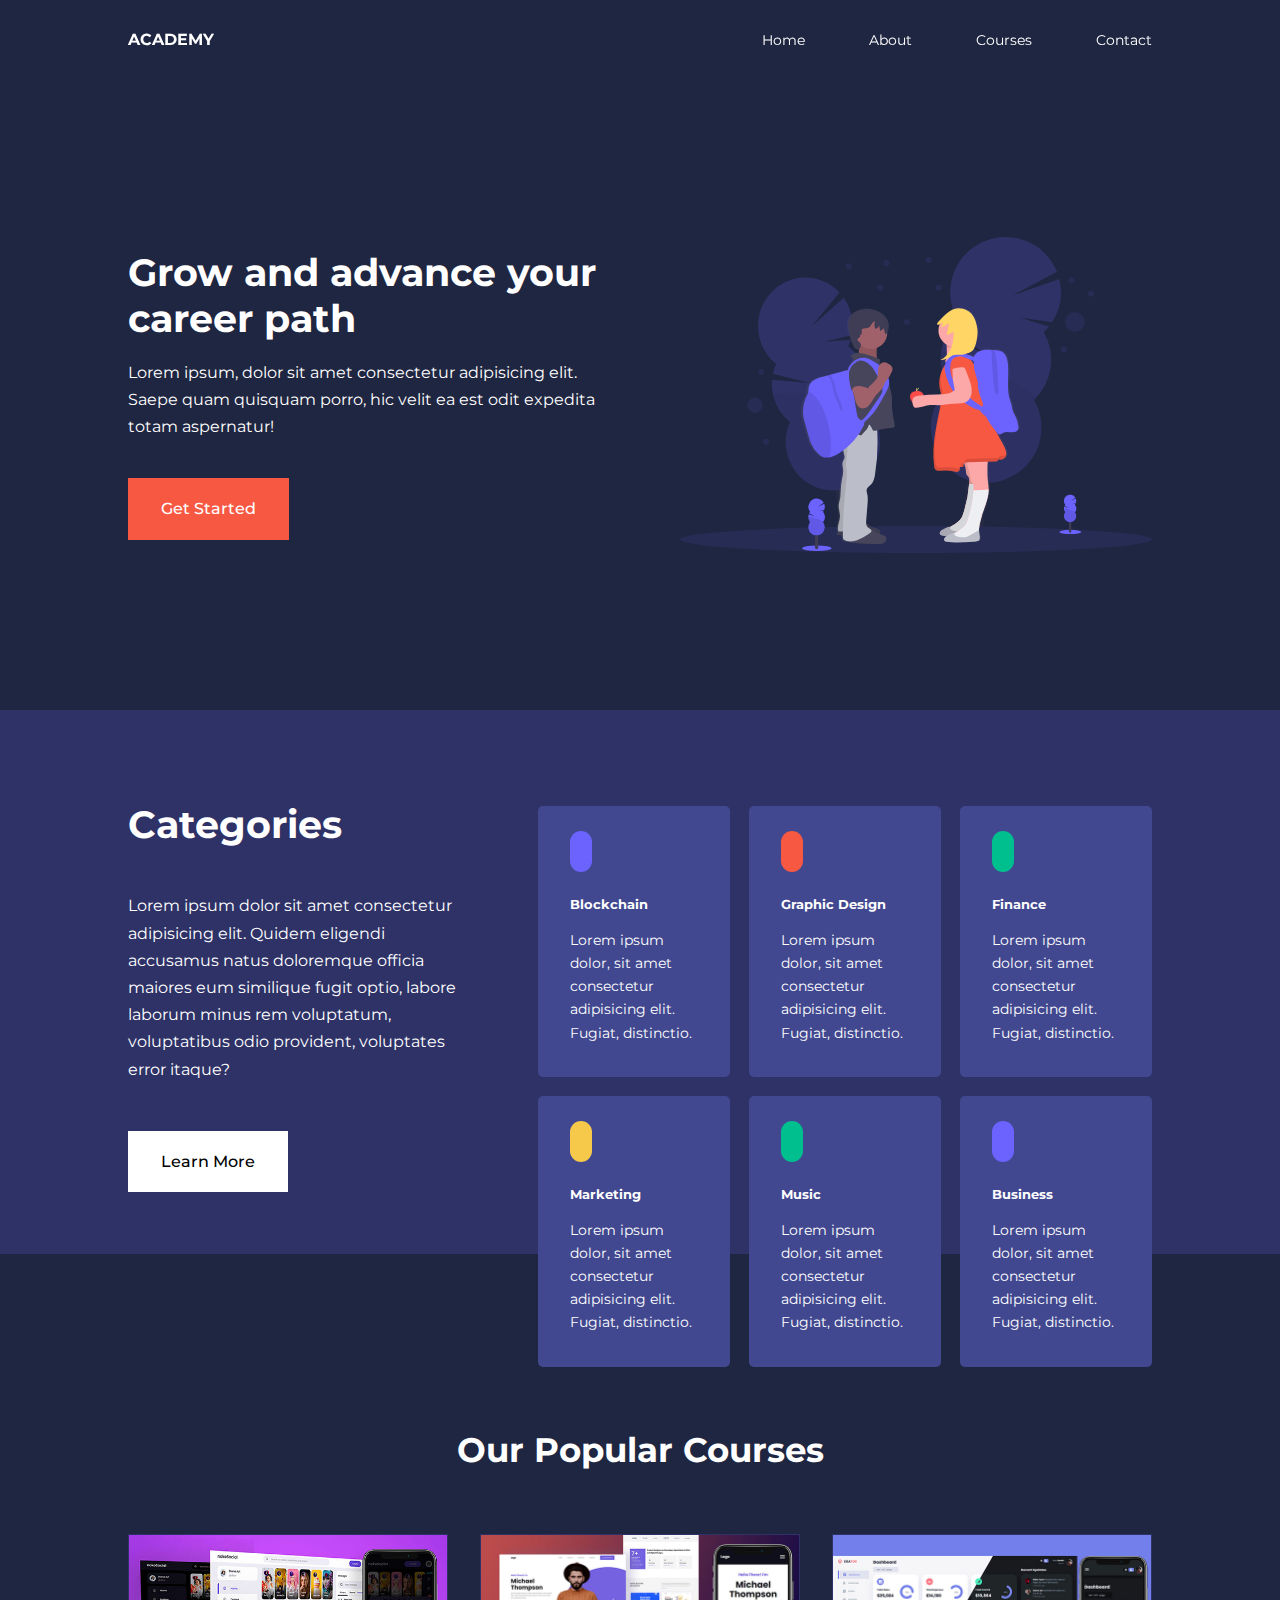
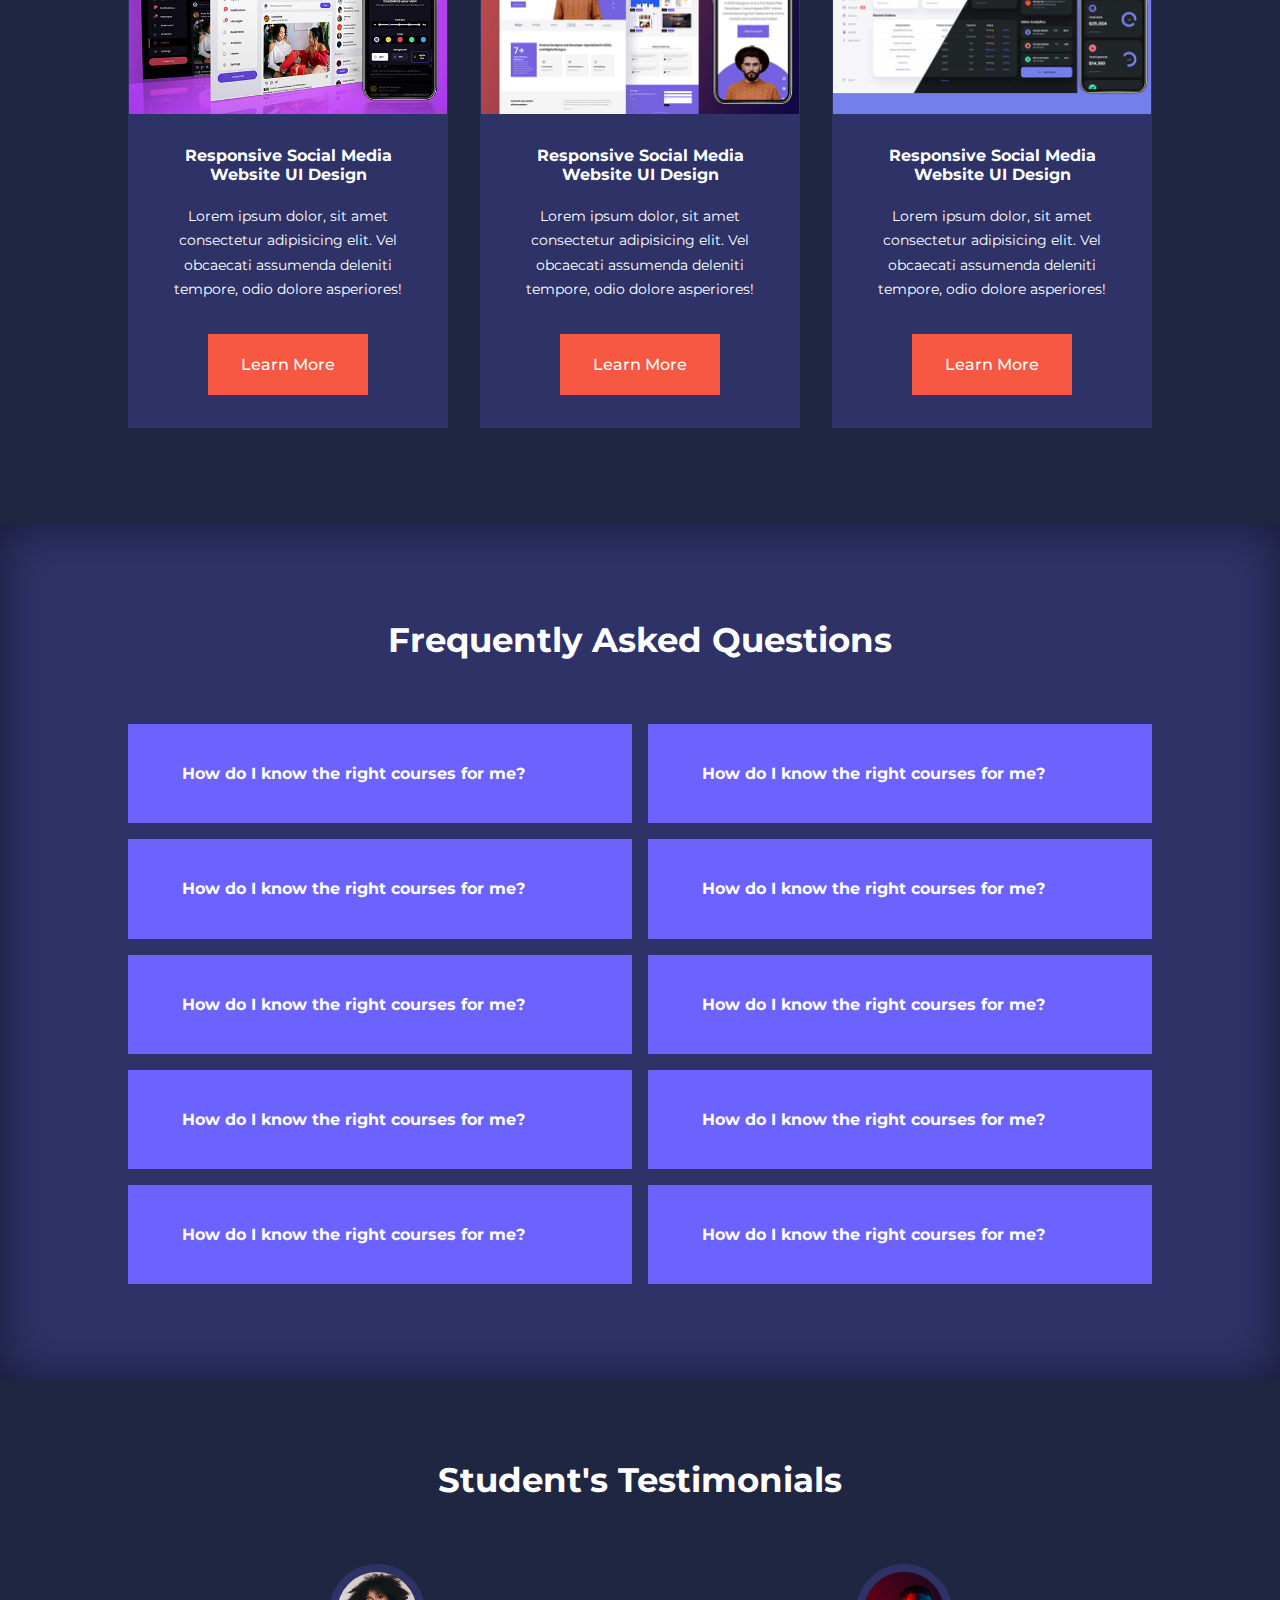
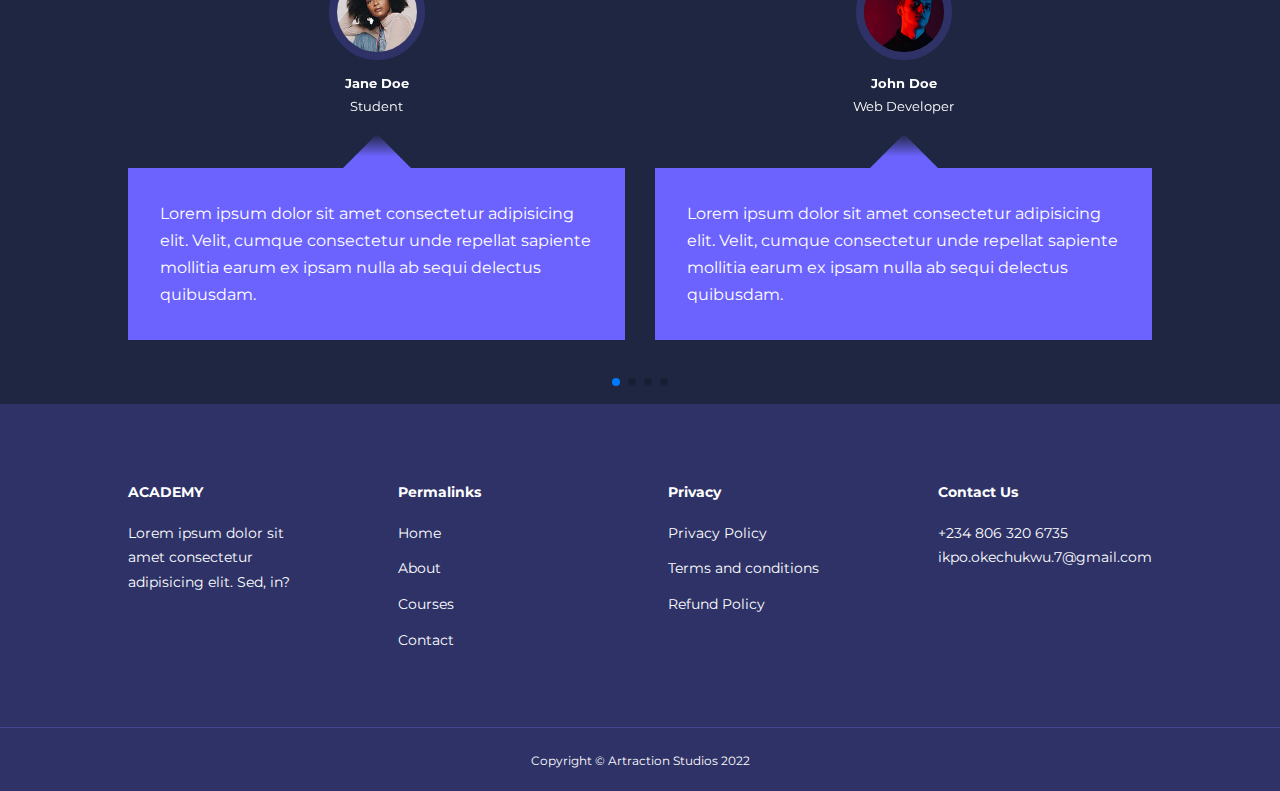
<file: index.html>
<!DOCTYPE html>
<html lang="en">

<head>
    <meta charset="UTF-8">
    <meta name="viewport" content="width=device-width, initial-scale=1.0">
    <link rel="stylesheet" href="./css/style.css">
    <link rel="stylesheet" href="https://cdnjs.cloudflare.com/ajax/libs/font-awesome/6.1.1/css/all.min.css" integrity="sha512-KfkfwYDsLkIlwQp6LFnl8zNdLGxu9YAA1QvwINks4PhcElQSvqcyVLLD9aMhXd13uQjoXtEKNosOWaZqXgel0g==" crossorigin="anonymous" referrerpolicy="no-referrer"
    />
    <link rel="stylesheet" href="https://unpkg.com/swiper@8/swiper-bundle.min.css" />

    <title>Educational Site</title>
</head>

<body>

    <!-- BEGINING OF NAVBAR -->
    <nav>
        <div class="container nav_container">
            <a href="index.html">
                <h4>ACADEMY</h4>
            </a>
            <ul class="nav__menu">
                <li class="active"><a href="index.html">Home</a></li>
                <li><a href="about.html">About</a></li>
                <li><a href="courses.html">Courses</a></li>
                <li><a href="contact.html">Contact</a></li>
            </ul>
            <button id="open-menu-btn"><i class="fa fa-bars" aria-hidden="true"></i></button>
            <button id="close-menu-btn"><i class="fa fa-times" aria-hidden="true"></i></button>
        </div>
    </nav>

    <!-- END OF NAVBAR -->

    <!-- BEGINING OF HEADER -->
    <header>
        <div class="container header__container">
            <div class="header__left">
                <h1>Grow and advance your career path</h1>
                <p>Lorem ipsum, dolor sit amet consectetur adipisicing elit. Saepe quam quisquam porro, hic velit ea est odit expedita totam aspernatur!</p>
                <a href="courses.html" class="btn btn-primary">Get Started</a>
            </div>

            <div class="header__right">
                <div class="header__right-image">
                    <img src="./images/header.svg">
                </div>

            </div>
        </div>
    </header>

    <!-- END OF HEADER -->

    <!-- BEGINING OF CATEGORIES SECTION -->

    <section class="categories">
        <div class="container categories__container">
            <div class="categories__left">
                <h1>Categories</h1>
                <p>Lorem ipsum dolor sit amet consectetur adipisicing elit. Quidem eligendi accusamus natus doloremque officia maiores eum similique fugit optio, labore laborum minus rem voluptatum, voluptatibus odio provident, voluptates error itaque?</p>
                <a href="about.html" class="btn">Learn More</a>
            </div>
            <div class="categories__right">
                <article class="category">
                    <span class="category__icon"><i class="fa-brands fa-btc"></i></span>
                    <h5>Blockchain</h5>
                    <p>Lorem ipsum dolor, sit amet consectetur adipisicing elit. Fugiat, distinctio.</p>
                </article>
                <article class="category">
                    <span class="category__icon"><i class="fa-solid fa-palette"></i></span>
                    <h5>Graphic Design</h5>
                    <p>Lorem ipsum dolor, sit amet consectetur adipisicing elit. Fugiat, distinctio.</p>
                </article>
                <article class="category">
                    <span class="category__icon"><i class="fas fa-dollar-sign"></i></span>
                    <h5>Finance</h5>
                    <p>Lorem ipsum dolor, sit amet consectetur adipisicing elit. Fugiat, distinctio.</p>
                </article>
                <article class="category">
                    <span class="category__icon"><i class="fa-solid fa-bullhorn"></i></span>
                    <h5>Marketing</h5>
                    <p>Lorem ipsum dolor, sit amet consectetur adipisicing elit. Fugiat, distinctio.</p>
                </article>
                <article class="category">
                    <span class="category__icon"><i class="fa-solid fa-music"></i></span>
                    <h5>Music</h5>
                    <p>Lorem ipsum dolor, sit amet consectetur adipisicing elit. Fugiat, distinctio.</p>
                </article>
                <article class="category">
                    <span class="category__icon"><i class="fa-solid fa-puzzle-piece"></i></span>
                    <h5>Business</h5>
                    <p>Lorem ipsum dolor, sit amet consectetur adipisicing elit. Fugiat, distinctio.</p>
                </article>

            </div>
        </div>
    </section>

    <!-- END OF CATEGORIES SECTION -->

    <!-- BEGINING OF COURSES SECTION -->
    <section class="courses">
        <h2>Our Popular Courses</h2>
        <div class="container courses__container">
            <article class="course">
                <div class="course__image">
                    <img src="./images/course1.jpg">
                </div>
                <div class="course__info">
                    <h4>Responsive Social Media Website UI Design</h4>
                    <p>Lorem ipsum dolor, sit amet consectetur adipisicing elit. Vel obcaecati assumenda deleniti tempore, odio dolore asperiores!
                    </p>
                    <a href="courses.html" class="btn btn-primary">Learn More</a>
                </div>
            </article>
            <article class="course">
                <div class="course__image">
                    <img src="./images/course2.jpg">
                </div>
                <div class="course__info">
                    <h4>Responsive Social Media Website UI Design</h4>
                    <p>Lorem ipsum dolor, sit amet consectetur adipisicing elit. Vel obcaecati assumenda deleniti tempore, odio dolore asperiores!
                    </p>
                    <a href="courses.html" class="btn btn-primary">Learn More</a>
                </div>
            </article>
            <article class="course">
                <div class="course__image">
                    <img src="./images/course3.jpg">
                </div>
                <div class="course__info">
                    <h4>Responsive Social Media Website UI Design</h4>
                    <p>Lorem ipsum dolor, sit amet consectetur adipisicing elit. Vel obcaecati assumenda deleniti tempore, odio dolore asperiores!
                    </p>
                    <a href="courses.html" class="btn btn-primary">Learn More</a>
                </div>
            </article>
        </div>
    </section>

    <!-- END OF COURSES SECTION -->

    <!-- BEGINING OF FAQ SECTION -->

    <section class="faqs">
        <h2>Frequently Asked Questions</h2>
        <div class="container faqs__container">
            <article class="faq">
                <div class="faq__icon"><i class="fa fa-plus" aria-hidden="true"></i></div>
                <div class="question__answer">
                    <h4>How do I know the right courses for me?</h4>
                    <p>Lorem ipsum dolor sit amet consectetur adipisicing elit. Officia inventore quo aliquid porro nemo! Voluptatum vitae corrupti totam vel dolorum facere, adipisci quibusdam molestias fugiat quod velit nisi id atque.</p>
                </div>
            </article>
            <article class="faq">
                <div class="faq__icon"><i class="fa fa-plus" aria-hidden="true"></i></div>
                <div class="question__answer">
                    <h4>How do I know the right courses for me?</h4>
                    <p>Lorem ipsum dolor sit amet consectetur adipisicing elit. Officia inventore quo aliquid porro nemo! Voluptatum vitae corrupti totam vel dolorum facere, adipisci quibusdam molestias fugiat quod velit nisi id atque.</p>
                </div>
            </article>
            <article class="faq">
                <div class="faq__icon"><i class="fa fa-plus" aria-hidden="true"></i></div>
                <div class="question__answer">
                    <h4>How do I know the right courses for me?</h4>
                    <p>Lorem ipsum dolor sit amet consectetur adipisicing elit. Officia inventore quo aliquid porro nemo! Voluptatum vitae corrupti totam vel dolorum facere, adipisci quibusdam molestias fugiat quod velit nisi id atque.</p>
                </div>
            </article>
            <article class="faq">
                <div class="faq__icon"><i class="fa fa-plus" aria-hidden="true"></i></div>
                <div class="question__answer">
                    <h4>How do I know the right courses for me?</h4>
                    <p>Lorem ipsum dolor sit amet consectetur adipisicing elit. Officia inventore quo aliquid porro nemo! Voluptatum vitae corrupti totam vel dolorum facere, adipisci quibusdam molestias fugiat quod velit nisi id atque.</p>
                </div>
            </article>
            <article class="faq">
                <div class="faq__icon"><i class="fa fa-plus" aria-hidden="true"></i></div>
                <div class="question__answer">
                    <h4>How do I know the right courses for me?</h4>
                    <p>Lorem ipsum dolor sit amet consectetur adipisicing elit. Officia inventore quo aliquid porro nemo! Voluptatum vitae corrupti totam vel dolorum facere, adipisci quibusdam molestias fugiat quod velit nisi id atque.</p>
                </div>
            </article>
            <article class="faq">
                <div class="faq__icon"><i class="fa fa-plus" aria-hidden="true"></i></div>
                <div class="question__answer">
                    <h4>How do I know the right courses for me?</h4>
                    <p>Lorem ipsum dolor sit amet consectetur adipisicing elit. Officia inventore quo aliquid porro nemo! Voluptatum vitae corrupti totam vel dolorum facere, adipisci quibusdam molestias fugiat quod velit nisi id atque.</p>
                </div>
            </article>
            <article class="faq hide-on-md">
                <div class="faq__icon"><i class="fa fa-plus" aria-hidden="true"></i></div>
                <div class="question__answer">
                    <h4>How do I know the right courses for me?</h4>
                    <p>Lorem ipsum dolor sit amet consectetur adipisicing elit. Officia inventore quo aliquid porro nemo! Voluptatum vitae corrupti totam vel dolorum facere, adipisci quibusdam molestias fugiat quod velit nisi id atque.</p>
                </div>
            </article>
            <article class="faq hide-on-md">
                <div class="faq__icon"><i class="fa fa-plus" aria-hidden="true"></i></div>
                <div class="question__answer">
                    <h4>How do I know the right courses for me?</h4>
                    <p>Lorem ipsum dolor sit amet consectetur adipisicing elit. Officia inventore quo aliquid porro nemo! Voluptatum vitae corrupti totam vel dolorum facere, adipisci quibusdam molestias fugiat quod velit nisi id atque.</p>
                </div>
            </article>
            <article class="faq hide-on-md">
                <div class="faq__icon"><i class="fa fa-plus" aria-hidden="true"></i></div>
                <div class="question__answer">
                    <h4>How do I know the right courses for me?</h4>
                    <p>Lorem ipsum dolor sit amet consectetur adipisicing elit. Officia inventore quo aliquid porro nemo! Voluptatum vitae corrupti totam vel dolorum facere, adipisci quibusdam molestias fugiat quod velit nisi id atque.</p>
                </div>
            </article>
            <article class="faq hide-on-md">
                <div class="faq__icon"><i class="fa fa-plus" aria-hidden="true"></i></div>
                <div class="question__answer">
                    <h4>How do I know the right courses for me?</h4>
                    <p>Lorem ipsum dolor sit amet consectetur adipisicing elit. Officia inventore quo aliquid porro nemo! Voluptatum vitae corrupti totam vel dolorum facere, adipisci quibusdam molestias fugiat quod velit nisi id atque.</p>
                </div>
            </article>

        </div>
        <p id="turn-on">See More...</p>
        <p id="turn-off">See Less...</p>
    </section>

    <!-- END OF FAQ SECTION -->

    <!-- TESIMONIAL SECTION -->

    <section class="container testimonials__container swiper mySwiper">
        <h2>Student's Testimonials</h2>
        <div class="swiper-wrapper">
            <article class="testimonial swiper-slide">
                <div class="avatar">
                    <img src="./images/avatar1.jpg">
                </div>
                <div class="testimonial__info">
                    <h5>Jane Doe</h5>
                    <small>Student</small>
                </div>
                <div class="testimonial__body">
                    Lorem ipsum dolor sit amet consectetur adipisicing elit. Velit, cumque consectetur unde repellat sapiente mollitia earum ex ipsam nulla ab sequi delectus quibusdam.
                </div>
            </article>
            <article class="testimonial swiper-slide">
                <div class="avatar">
                    <img src="./images/avatar2.jpg">
                </div>
                <div class="testimonial__info">
                    <h5>John Doe</h5>
                    <small>Web Developer</small>
                </div>
                <div class="testimonial__body">
                    Lorem ipsum dolor sit amet consectetur adipisicing elit. Velit, cumque consectetur unde repellat sapiente mollitia earum ex ipsam nulla ab sequi delectus quibusdam.
                </div>
            </article>
            <article class="testimonial swiper-slide">
                <div class="avatar">
                    <img src="./images/avatar3.jpg">
                </div>
                <div class="testimonial__info">
                    <h5>Charlie Doe</h5>
                    <small>Student</small>
                </div>
                <div class="testimonial__body">
                    Lorem ipsum dolor sit amet consectetur adipisicing elit. Velit, cumque consectetur unde repellat sapiente mollitia earum ex ipsam nulla ab sequi delectus quibusdam.
                </div>
            </article>
            <article class="testimonial swiper-slide">
                <div class="avatar">
                    <img src="./images/avatar4.jpg">
                </div>
                <div class="testimonial__info">
                    <h5>Janet Doe</h5>
                    <small>Student</small>
                </div>
                <div class="testimonial__body">
                    Lorem ipsum dolor sit amet consectetur adipisicing elit. Velit, cumque consectetur unde repellat sapiente mollitia earum ex ipsam nulla ab sequi delectus quibusdam.
                </div>
            </article>
            <article class="testimonial swiper-slide">
                <div class="avatar">
                    <img src="./images/avatar5.jpg">
                </div>
                <div class="testimonial__info">
                    <h5>Gander Doe</h5>
                    <small>Model</small>
                </div>
                <div class="testimonial__body">
                    Lorem ipsum dolor sit amet consectetur adipisicing elit. Velit, cumque consectetur unde repellat sapiente mollitia earum ex ipsam nulla ab sequi delectus quibusdam.
                </div>
            </article>

        </div>
        <div class="swiper-pagination"></div>
    </section>

    <!-- END OF TESTIMONIAL SECTION -->

    <!-- FOOTER SECTION -->
    <footer class="footer">
        <div class="container footer__container">
            <div class="footer__1">
                <a href="index.html" class="footer__logo">
                    <h4>ACADEMY</h4>
                </a>
                <p>Lorem ipsum dolor sit amet consectetur adipisicing elit. Sed, in?</p>
            </div>
            <div class="footer__2">
                <h4>Permalinks</h4>
                <ul class="permalinks">
                    <li><a href="index.html">Home</a></li>
                    <li><a href="about.html">About</a></li>
                    <li><a href="courses.html">Courses</a></li>
                    <li><a href="contact.html">Contact</a></li>
                </ul>
            </div>
            <div class="footer__3">
                <h4>Privacy</h4>
                <ul class="privacy">
                    <li><a href="#">Privacy Policy</a></li>
                    <li><a href="#">Terms and conditions</a></li>
                    <li><a href="#">Refund Policy</a></li>
                </ul>
            </div>
            <div class="footer__4">
                <h4>Contact Us</h4>

                <div>
                    <p>+234 806 320 6735</p>
                    <p>ikpo.okechukwu.7@gmail.com</p>
                    <ul class="footer__socials">
                        <li>
                            <a href="#"><i class="fa-brands fa-facebook"></i></a>
                        </li>
                        <li>
                            <a href="#"><i class="fa-brands fa-instagram"></i></a>
                        </li>
                        <li>
                            <a href="#"><i class="fa-brands fa-twitter"></i></a>
                        </li>
                        <li>
                            <a href="#"><i class="fa-brands fa-linkedin"></i></a>
                        </li>
                    </ul>
                </div>

            </div>


        </div>

        <div class="footer__copyright">
            <small>Copyright &copy Artraction Studios 2022 </small>
        </div>

    </footer>

    <script src="https://unpkg.com/swiper@8/swiper-bundle.min.js"></script>
    <script src="script.js"></script>



</body>

</html>
</file>
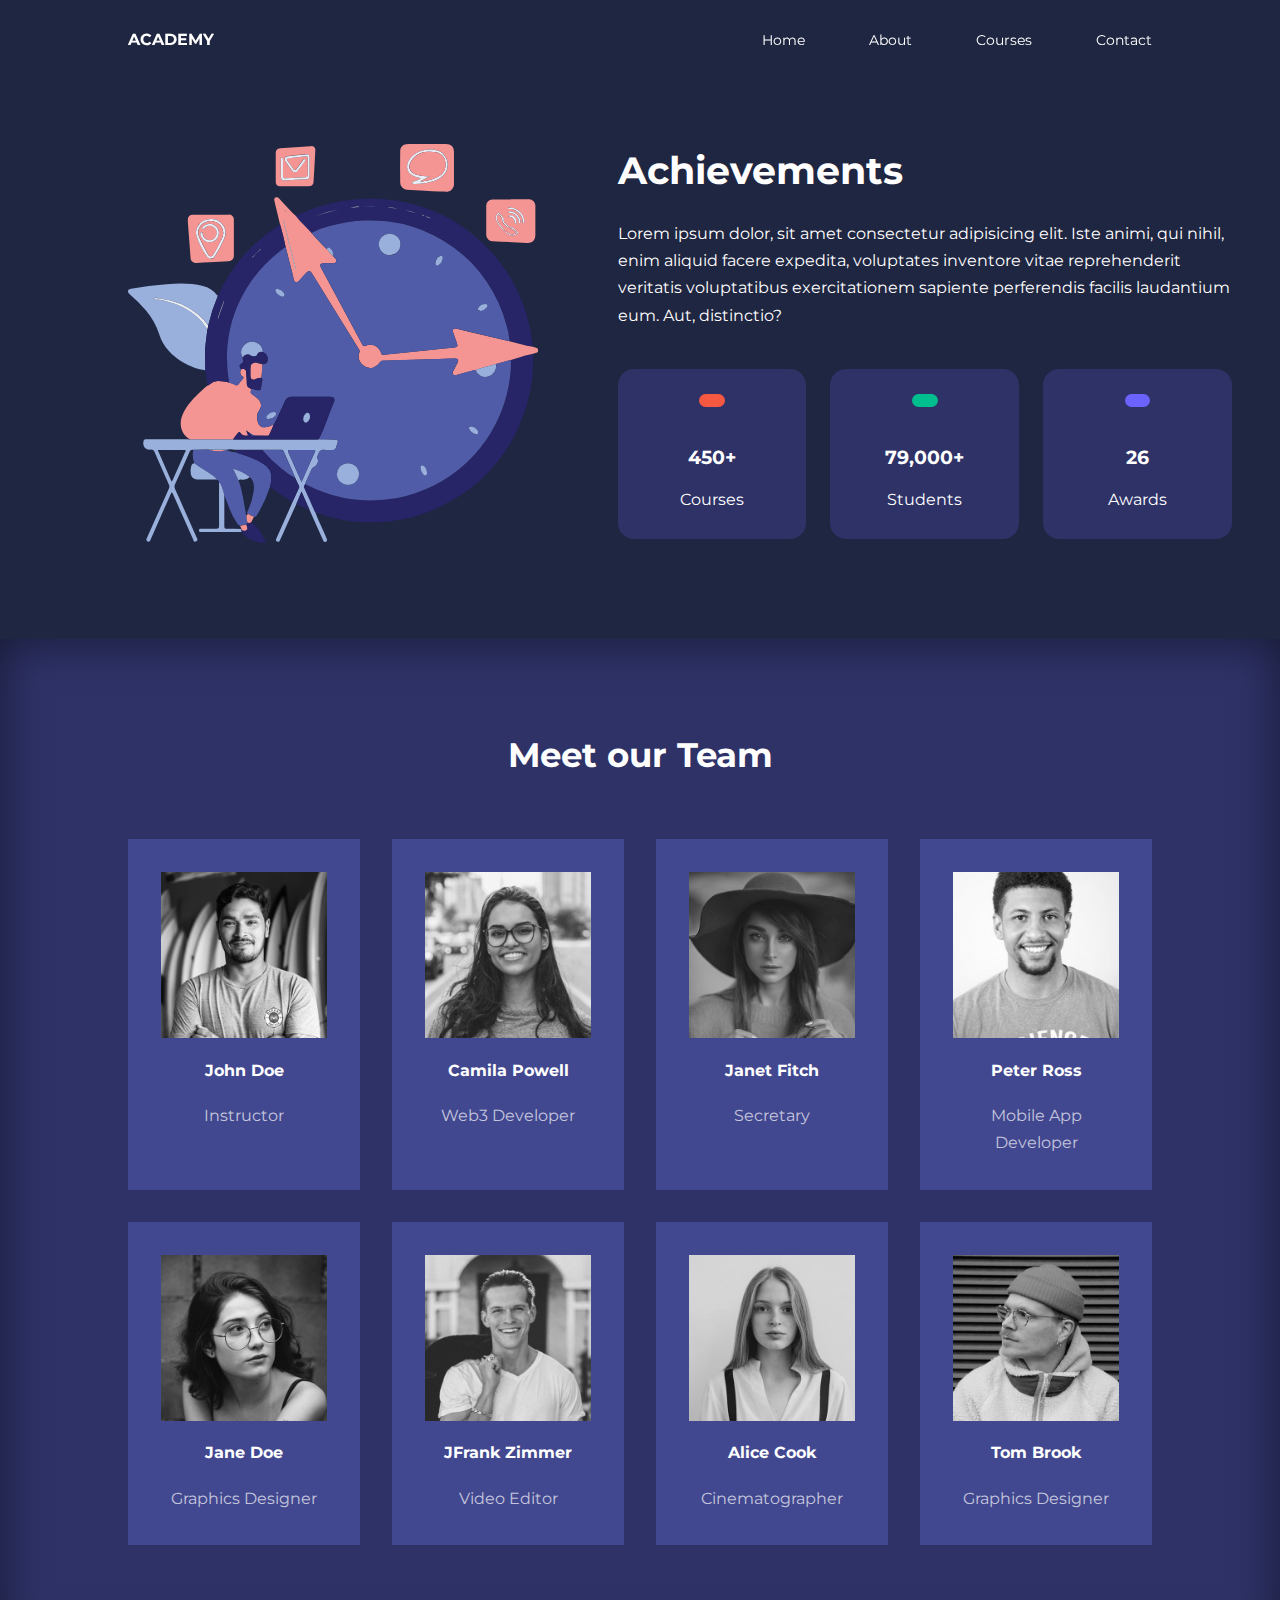
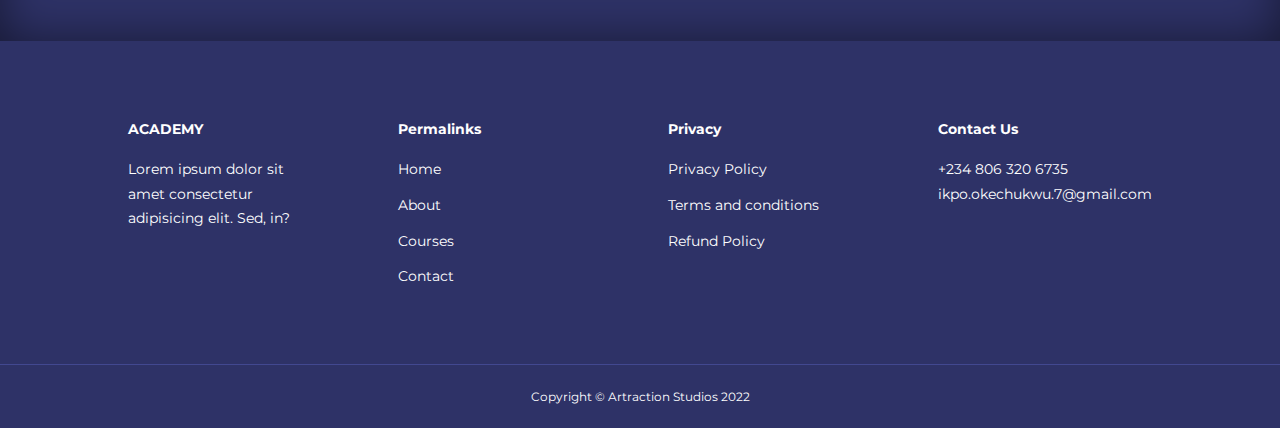
<file: about.html>
<!DOCTYPE html>
<html lang="en">

<head>
    <meta charset="UTF-8" />
    <meta name="viewport" content="width=device-width, initial-scale=1.0" />
    <link rel="stylesheet" href="./css/style.css" />
    <link rel="stylesheet" href="./css/about.css" />
    <link rel="stylesheet" href="https://cdnjs.cloudflare.com/ajax/libs/font-awesome/6.1.1/css/all.min.css" integrity="sha512-KfkfwYDsLkIlwQp6LFnl8zNdLGxu9YAA1QvwINks4PhcElQSvqcyVLLD9aMhXd13uQjoXtEKNosOWaZqXgel0g==" crossorigin="anonymous" referrerpolicy="no-referrer"
    />

    <title>Educational Site</title>
</head>

<body>
    <!-- BEGINING OF NAVBAR -->
    <nav>
        <div class="container nav_container">
            <a href="index.html">
                <h4>ACADEMY</h4>
            </a>
            <ul class="nav__menu">
                <li><a href="index.html">Home</a></li>
                <li class="active"><a href="about.html">About</a></li>
                <li><a href="courses.html">Courses</a></li>
                <li><a href="contact.html">Contact</a></li>
            </ul>
            <button id="open-menu-btn">
          <i class="fa fa-bars" aria-hidden="true"></i>
        </button>
            <button id="close-menu-btn">
          <i class="fa fa-times" aria-hidden="true"></i>
        </button>
        </div>
    </nav>

    <!-- END OF NAVBAR -->

    <!-- ACHIEVEMENTS SECTION -->
    <section class="about__achievements">
        <div class="container about__achievements-container">
            <div class="about__achievements-left">
                <img src="./images/laptop.svg" />
            </div>
            <div class="about__achievements-right">
                <h1>Achievements</h1>
                <p>
                    Lorem ipsum dolor, sit amet consectetur adipisicing elit. Iste animi, qui nihil, enim aliquid facere expedita, voluptates inventore vitae reprehenderit veritatis voluptatibus exercitationem sapiente perferendis facilis laudantium eum. Aut, distinctio?
                </p>
                <div class="achievements__cards">
                    <article class="achievement__card">
                        <span class="achievement__icon"><i class="fa-solid fa-video" aria-hidden="true"></i
              ></span>
                        <h3>450+</h3>
                        <p>Courses</p>
                    </article>

                    <article class="achievement__card">
                        <span class="achievement__icon"><i class="fa-solid fa-users" aria-hidden="true"></i
              ></span>
                        <h3>79,000+</h3>
                        <p>Students</p>
                    </article>
                    <article class="achievement__card">
                        <span class="achievement__icon"><i class="fa-solid fa-trophy" aria-hidden="true"></i
              ></span>
                        <h3>26</h3>
                        <p>Awards</p>
                    </article>
                </div>
            </div>
        </div>
    </section>

    <!-- END OF ACHIEVEMENTS SECTION -->

    <!-- TEAMMATES SECTION -->

    <section class="team">
        <h2>Meet our Team</h2>
        <div class="container team__container">
            <article class="team__member">
                <div class="team__member-image">
                    <img src="./images/tm1.jpg" />
                </div>
                <div class="team__member-info">
                    <h4>John Doe</h4>
                    <p>Instructor</p>
                </div>
                <div class="team__member-socials">
                    <a href="https//www.instagram.com" target="_blank"><i class="fa-brands fa-instagram"></i
            ></a>
                    <a href="https//www.twitter.com" target="_blank"><i class="fa-brands fa-twitter"></i
            ></a>
                    <a href="https//www.linkedin.com" target="_blank"><i class="fa-brands fa-linkedin"></i
            ></a>
                </div>
            </article>
            <article class="team__member">
                <div class="team__member-image">
                    <img src="./images/tm2.jpg" />
                </div>
                <div class="team__member-info">
                    <h4>Camila Powell</h4>
                    <p>Web3 Developer</p>
                </div>
                <div class="team__member-socials">
                    <a href="https//instagram.com" target="_blank"><i class="fa-brands fa-instagram"></i
            ></a>
                    <a href="https//twitter.com" target="_blank"><i class="fa-brands fa-twitter"></i
            ></a>
                    <a href="https//linkedin.com" target="_blank"><i class="fa-brands fa-linkedin"></i
            ></a>
                </div>
            </article>
            <article class="team__member">
                <div class="team__member-image">
                    <img src="./images/tm3.jpg" />
                </div>
                <div class="team__member-info">
                    <h4>Janet Fitch</h4>
                    <p>Secretary</p>
                </div>
                <div class="team__member-socials">
                    <a href="https//instagram.com" target="_blank"><i class="fa-brands fa-instagram"></i
            ></a>
                    <a href="https//twitter.com" target="_blank"><i class="fa-brands fa-twitter"></i
            ></a>
                    <a href="https//linkedin.com" target="_blank"><i class="fa-brands fa-linkedin"></i
            ></a>
                </div>
            </article>
            <article class="team__member">
                <div class="team__member-image">
                    <img src="./images/tm4.jpg" />
                </div>
                <div class="team__member-info">
                    <h4>Peter Ross</h4>
                    <p>Mobile App Developer</p>
                </div>
                <div class="team__member-socials">
                    <a href="https//instagram.com" target="_blank"><i class="fa-brands fa-instagram"></i
            ></a>
                    <a href="https//twitter.com" target="_blank"><i class="fa-brands fa-twitter"></i
            ></a>
                    <a href="https//linkedin.com" target="_blank"><i class="fa-brands fa-linkedin"></i
            ></a>
                </div>
            </article>
            <article class="team__member">
                <div class="team__member-image">
                    <img src="./images/tm5.jpg" />
                </div>
                <div class="team__member-info">
                    <h4>Jane Doe</h4>
                    <p>Graphics Designer</p>
                </div>
                <div class="team__member-socials">
                    <a href="https//instagram.com" target="_blank"><i class="fa-brands fa-instagram"></i
            ></a>
                    <a href="https//twitter.com" target="_blank"><i class="fa-brands fa-twitter"></i
            ></a>
                    <a href="https//linkedin.com" target="_blank"><i class="fa-brands fa-linkedin"></i
            ></a>
                </div>
            </article>
            <article class="team__member">
                <div class="team__member-image">
                    <img src="./images/tm6.jpg" />
                </div>
                <div class="team__member-info">
                    <h4>JFrank Zimmer</h4>
                    <p>Video Editor</p>
                </div>
                <div class="team__member-socials">
                    <a href="https//instagram.com" target="_blank"><i class="fa-brands fa-instagram"></i
            ></a>
                    <a href="https//twitter.com" target="_blank"><i class="fa-brands fa-twitter"></i
            ></a>
                    <a href="https//linkedin.com" target="_blank"><i class="fa-brands fa-linkedin"></i
            ></a>
                </div>
            </article>
            <article class="team__member">
                <div class="team__member-image">
                    <img src="./images/tm7.jpg" />
                </div>
                <div class="team__member-info">
                    <h4>Alice Cook</h4>
                    <p>Cinematographer</p>
                </div>
                <div class="team__member-socials">
                    <a href="https//instagram.com" target="_blank"><i class="fa-brands fa-instagram"></i
            ></a>
                    <a href="https//twitter.com" target="_blank"><i class="fa-brands fa-twitter"></i
            ></a>
                    <a href="https//linkedin.com" target="_blank"><i class="fa-brands fa-linkedin"></i
            ></a>
                </div>
            </article>
            <article class="team__member">
                <div class="team__member-image">
                    <img src="./images/tm8.jpg" />
                </div>
                <div class="team__member-info">
                    <h4>Tom Brook</h4>
                    <p>Graphics Designer</p>
                </div>
                <div class="team__member-socials">
                    <a href="https//instagram.com" target="_blank"><i class="fa-brands fa-instagram"></i
            ></a>
                    <a href="https//twitter.com" target="_blank"><i class="fa-brands fa-twitter"></i
            ></a>
                    <a href="https//linkedin.com" target="_blank"><i class="fa-brands fa-linkedin"></i
            ></a>
                </div>
            </article>
        </div>
    </section>

    <!-- END OF TEAMMATES SECTION -->

    <!-- FOOTER SECTION -->
    <footer class="footer">
        <div class="container footer__container">
            <div class="footer__1">
                <a href="index.html" class="footer__logo">
                    <h4>ACADEMY</h4>
                </a>
                <p>
                    Lorem ipsum dolor sit amet consectetur adipisicing elit. Sed, in?
                </p>
            </div>
            <div class="footer__2">
                <h4>Permalinks</h4>
                <ul class="permalinks">
                    <li><a href="index.html">Home</a></li>
                    <li><a href="about.html">About</a></li>
                    <li><a href="courses.html">Courses</a></li>
                    <li><a href="contact.html">Contact</a></li>
                </ul>
            </div>
            <div class="footer__3">
                <h4>Privacy</h4>
                <ul class="privacy">
                    <li><a href="#">Privacy Policy</a></li>
                    <li><a href="#">Terms and conditions</a></li>
                    <li><a href="#">Refund Policy</a></li>
                </ul>
            </div>
            <div class="footer__4">
                <h4>Contact Us</h4>

                <div>
                    <p>+234 806 320 6735</p>
                    <p>ikpo.okechukwu.7@gmail.com</p>
                    <ul class="footer__socials">
                        <li>
                            <a href="#"><i class="fa-brands fa-facebook"></i></a>
                        </li>
                        <li>
                            <a href="#"><i class="fa-brands fa-instagram"></i></a>
                        </li>
                        <li>
                            <a href="#"><i class="fa-brands fa-twitter"></i></a>
                        </li>
                        <li>
                            <a href="#"><i class="fa-brands fa-linkedin"></i></a>
                        </li>
                    </ul>
                </div>
            </div>
        </div>

        <div class="footer__copyright">
            <small>Copyright &copy Artraction Studios 2022 </small>
        </div>
    </footer>

    <script src="script.js"></script>
</body>

</html>
</file>
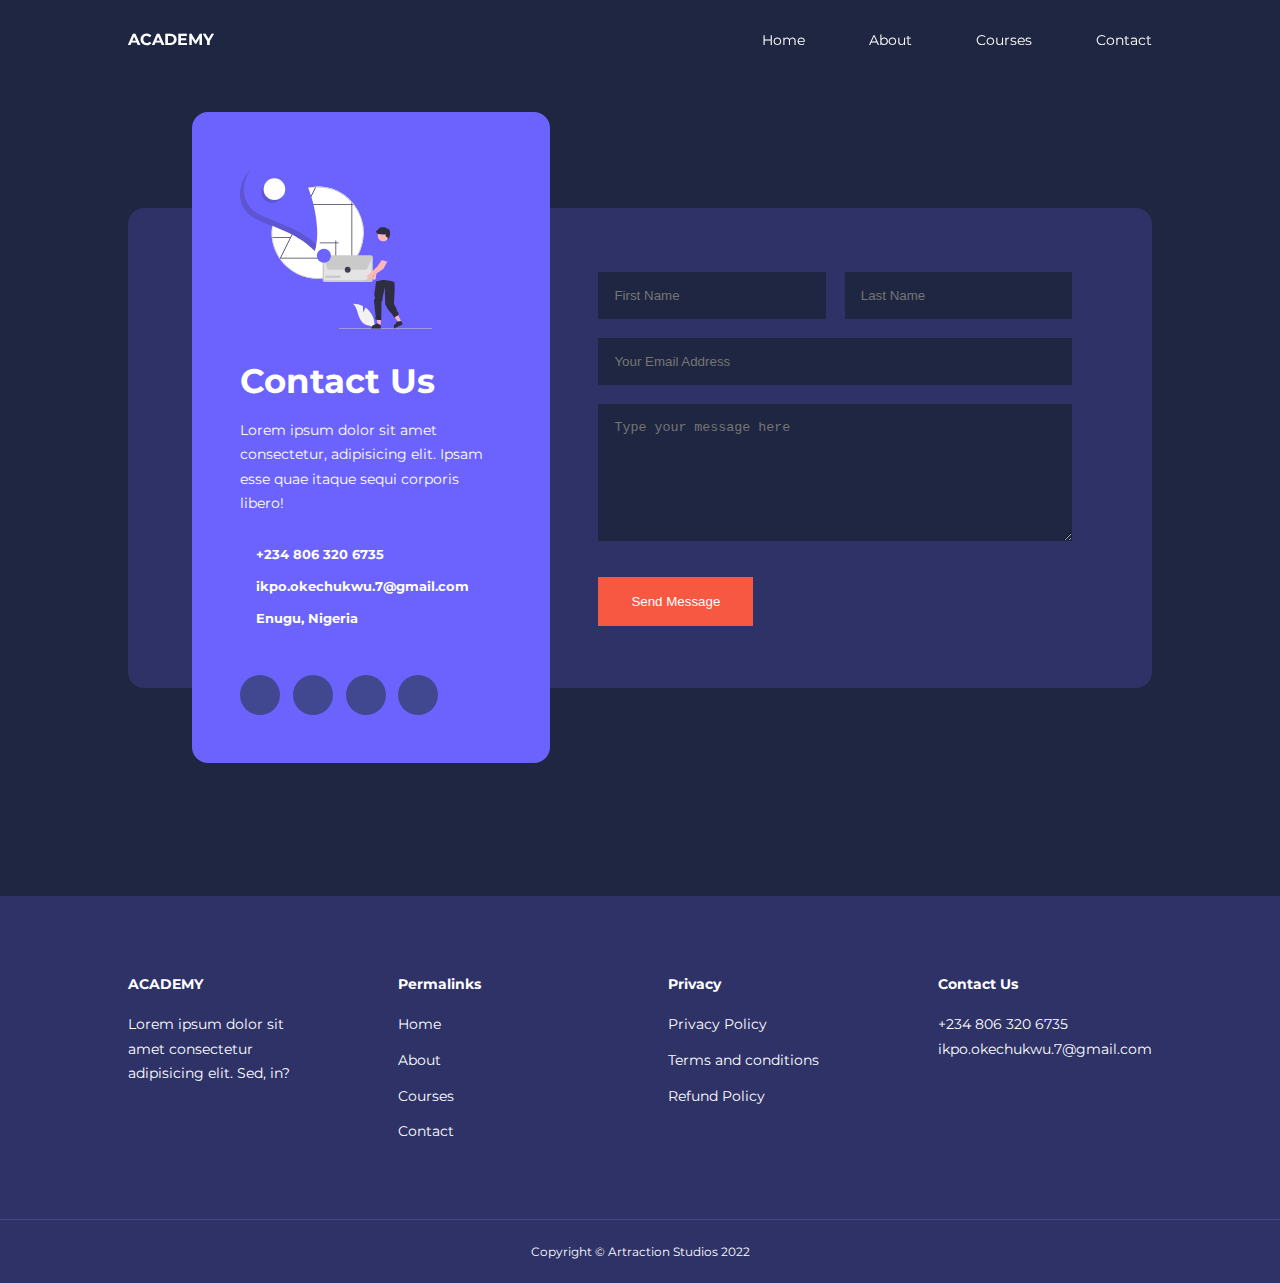
<file: contact.html>
<!DOCTYPE html>
<html lang="en">

<head>
    <meta charset="UTF-8">
    <meta name="viewport" content="width=device-width, initial-scale=1.0">
    <link rel="stylesheet" href="./css/style.css">
    <link rel="stylesheet" href="./css/contact.css">
    <link rel="stylesheet" href="https://cdnjs.cloudflare.com/ajax/libs/font-awesome/6.1.1/css/all.min.css" integrity="sha512-KfkfwYDsLkIlwQp6LFnl8zNdLGxu9YAA1QvwINks4PhcElQSvqcyVLLD9aMhXd13uQjoXtEKNosOWaZqXgel0g==" crossorigin="anonymous" referrerpolicy="no-referrer"
    />
    <title>Educational Site</title>
</head>

<body>

    <!-- BEGINING OF NAVBAR -->
    <nav>
        <div class="container nav_container">
            <a href="index.html">
                <h4>ACADEMY</h4>
            </a>
            <ul class="nav__menu">
                <li><a href="index.html">Home</a></li>
                <li><a href="about.html">About</a></li>
                <li><a href="courses.html">Courses</a></li>
                <li class="active"><a href="contact.html">Contact</a></li>
            </ul>
            <button id="open-menu-btn"><i class="fa fa-bars" aria-hidden="true"></i></button>
            <button id="close-menu-btn"><i class="fa fa-times" aria-hidden="true"></i></button>
        </div>
    </nav>

    <!-- END OF NAVBAR -->



    <section class="contact">
        <div class="container contact__container">

            <!-- ASISE SECTION -->


            <aside class="contact__aside">
                <div class="aside__image">
                    <img src="./images/contact.svg">
                </div>

                <h2>Contact Us</h2>
                <p class="aside__text">
                    Lorem ipsum dolor sit amet consectetur, adipisicing elit. Ipsam esse quae itaque sequi corporis libero!
                </p>
                <ul class="contact__details">
                    <li><i class="fa-solid fa-phone"></i>
                        <h5> +234 806 320 6735</h5>
                    </li>
                    <li><i class="fa-solid fa-envelope"></i>
                        <h5>ikpo.okechukwu.7@gmail.com</h5>
                    </li>
                    <li><i class="fa-solid fa-map-marker-alt"></i>
                        <h5>Enugu, Nigeria</h5>
                    </li>
                </ul>

                <ul class="aside__socials">
                    <li>
                        <a href="#"><i class="fa-brands fa-facebook"></i></a>
                    </li>
                    <li>
                        <a href="#"><i class="fa-brands fa-instagram"></i></a>
                    </li>
                    <li>
                        <a href="#"><i class="fa-brands fa-twitter"></i></a>
                    </li>
                    <li>
                        <a href="#"><i class="fa-brands fa-linkedin"></i></a>
                    </li>
                </ul>
            </aside>

            <!-- END OF ASISE SECTION -->




            <!-- CONTACT FORM -->

            <form action="https://formspree.io/f/mayvzkpj" method="POST" class="contact__form">
                <div class="form__name">
                    <input type="text" name="First Name" placeholder="First Name" required>
                    <input type="text" name="Last Name" placeholder="Last Name" required>
                </div>
                <input type="email" name="Email Address" placeholder="Your Email Address" required>
                <textarea name="Message" rows="7" placeholder="Type your message here" required></textarea>
                <button class="btn btn-primary">Send Message</button>
            </form>

            <!-- END OF CONTACT FORM -->


        </div>

    </section>







    <!-- FOOTER SECTION -->
    <footer class="footer">
        <div class="container footer__container">
            <div class="footer__1">
                <a href="index.html" class="footer__logo">
                    <h4>ACADEMY</h4>
                </a>
                <p>Lorem ipsum dolor sit amet consectetur adipisicing elit. Sed, in?</p>
            </div>
            <div class="footer__2">
                <h4>Permalinks</h4>
                <ul class="permalinks">
                    <li><a href="index.html">Home</a></li>
                    <li><a href="about.html">About</a></li>
                    <li><a href="courses.html">Courses</a></li>
                    <li><a href="contact.html">Contact</a></li>
                </ul>
            </div>
            <div class="footer__3">
                <h4>Privacy</h4>
                <ul class="privacy">
                    <li><a href="#">Privacy Policy</a></li>
                    <li><a href="#">Terms and conditions</a></li>
                    <li><a href="#">Refund Policy</a></li>
                </ul>
            </div>
            <div class="footer__4">
                <h4>Contact Us</h4>

                <div>
                    <p>+234 806 320 6735</p>
                    <p>ikpo.okechukwu.7@gmail.com</p>
                    <ul class="footer__socials">
                        <li>
                            <a href="#"><i class="fa-brands fa-facebook"></i></a>
                        </li>
                        <li>
                            <a href="#"><i class="fa-brands fa-instagram"></i></a>
                        </li>
                        <li>
                            <a href="#"><i class="fa-brands fa-twitter"></i></a>
                        </li>
                        <li>
                            <a href="#"><i class="fa-brands fa-linkedin"></i></a>
                        </li>
                    </ul>
                </div>

            </div>


        </div>

        <div class="footer__copyright">
            <small>Copyright &copy Artraction Studios 2022 </small>
        </div>

    </footer>


    <script src="script.js"></script>



</body>

</html>
</file>
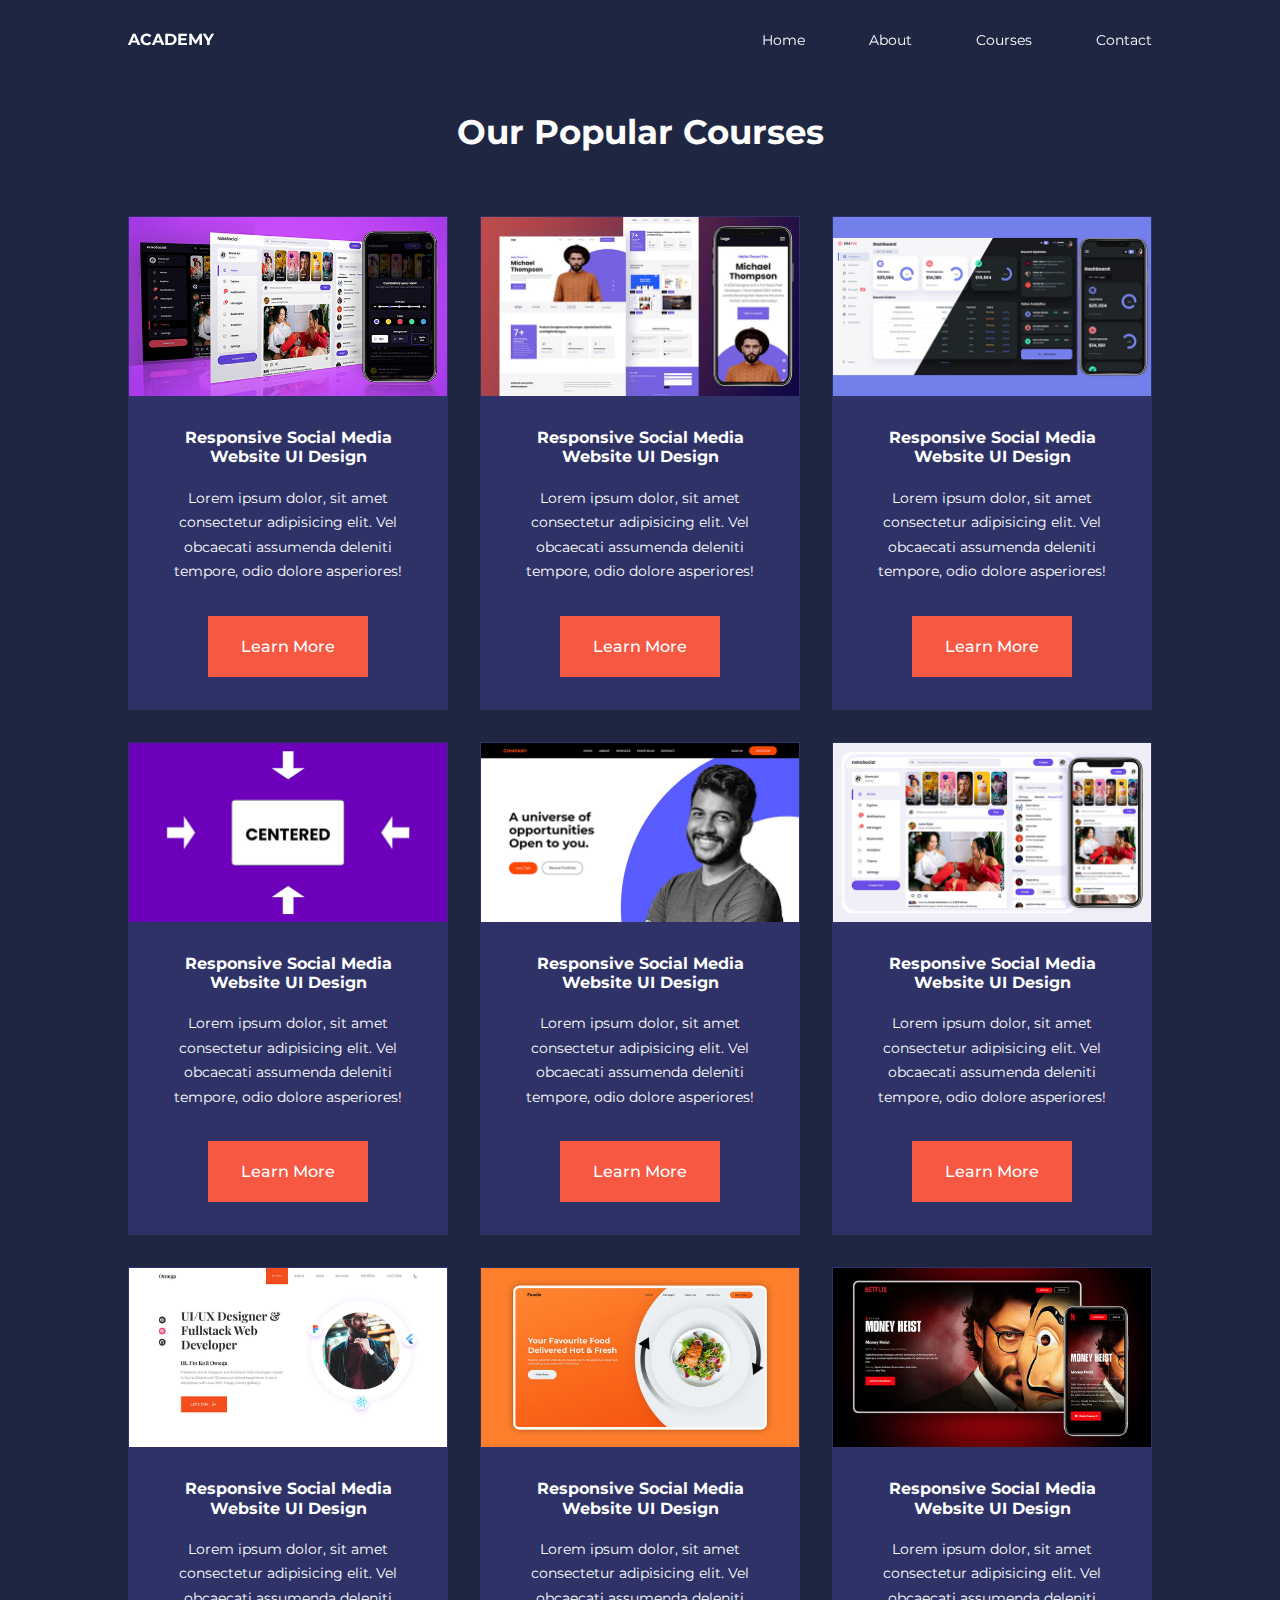
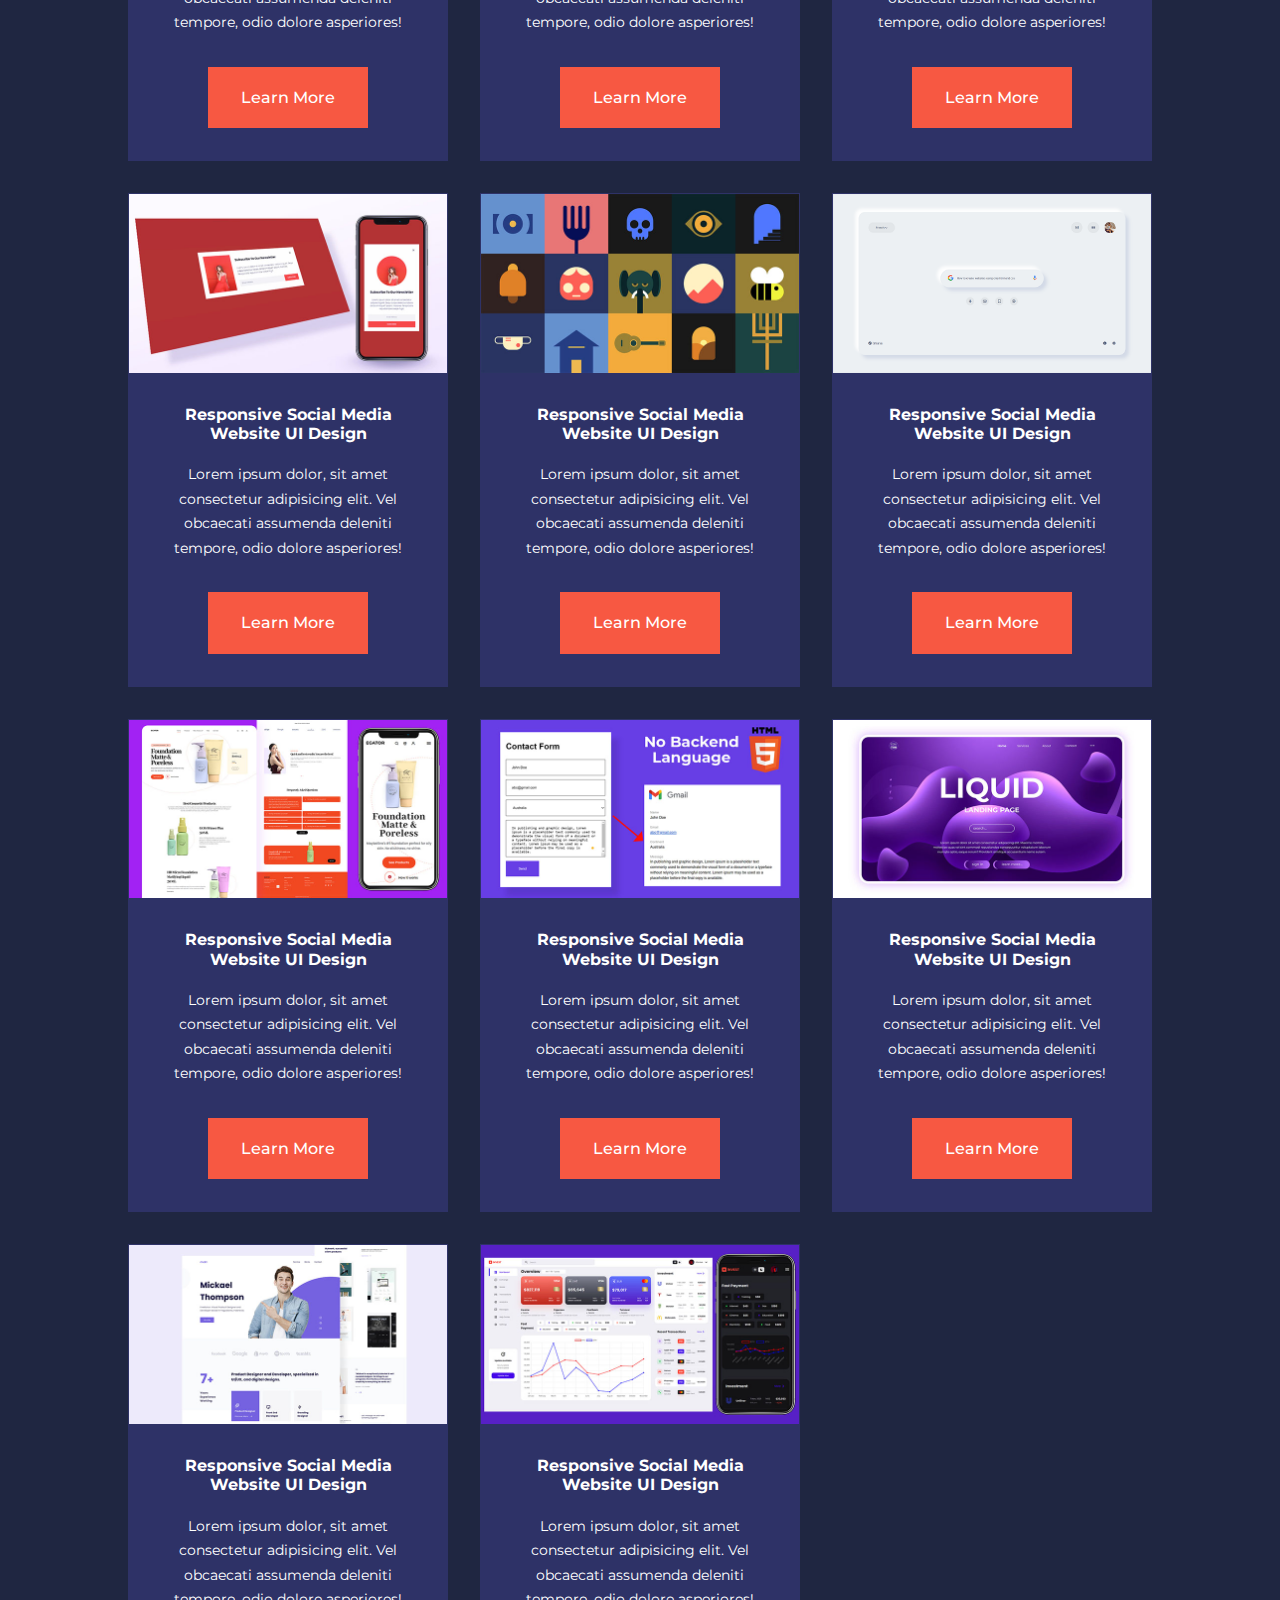
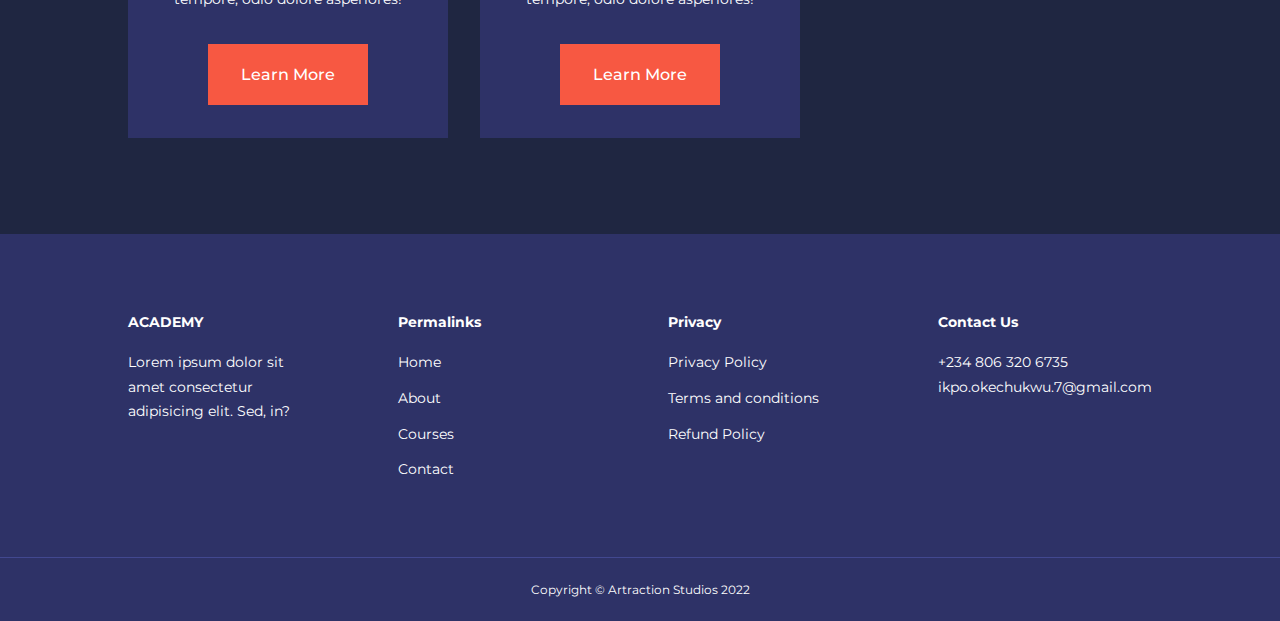
<file: courses.html>
<!DOCTYPE html>
<html lang="en">

<head>
    <meta charset="UTF-8">
    <meta name="viewport" content="width=device-width, initial-scale=1.0">
    <link rel="stylesheet" href="./css/style.css">
    <link rel="stylesheet" href="https://cdnjs.cloudflare.com/ajax/libs/font-awesome/6.1.1/css/all.min.css" integrity="sha512-KfkfwYDsLkIlwQp6LFnl8zNdLGxu9YAA1QvwINks4PhcElQSvqcyVLLD9aMhXd13uQjoXtEKNosOWaZqXgel0g==" crossorigin="anonymous" referrerpolicy="no-referrer"
    />
    <style>
        .courses {
            margin-top: 1rem;
        }
    </style>

    <title>Educational Site</title>
</head>

<body>
    <!-- BEGINING OF NAVBAR -->
    <nav>
        <div class="container nav_container">
            <a href="index.html">
                <h4>ACADEMY</h4>
            </a>
            <ul class="nav__menu">
                <li><a href="index.html">Home</a></li>
                <li><a href="about.html">About</a></li>
                <li class="active"><a href="courses.html">Courses</a></li>
                <li><a href="contact.html">Contact</a></li>
            </ul>
            <button id="open-menu-btn"><i class="fa fa-bars" aria-hidden="true"></i></button>
            <button id="close-menu-btn"><i class="fa fa-times" aria-hidden="true"></i></button>
        </div>
    </nav>

    <!-- END OF NAVBAR -->


    <!-- BEGINING OF COURSES SECTION -->
    <section class="courses">
        <h2>Our Popular Courses</h2>
        <div class="container courses__container">
            <article class="course">
                <div class="course__image">
                    <img src="./images/course1.jpg">
                </div>
                <div class="course__info">
                    <h4>Responsive Social Media Website UI Design</h4>
                    <p>Lorem ipsum dolor, sit amet consectetur adipisicing elit. Vel obcaecati assumenda deleniti tempore, odio dolore asperiores!
                    </p>
                    <a href="courses.html" class="btn btn-primary">Learn More</a>
                </div>
            </article>
            <article class="course">
                <div class="course__image">
                    <img src="./images/course2.jpg">
                </div>
                <div class="course__info">
                    <h4>Responsive Social Media Website UI Design</h4>
                    <p>Lorem ipsum dolor, sit amet consectetur adipisicing elit. Vel obcaecati assumenda deleniti tempore, odio dolore asperiores!
                    </p>
                    <a href="courses.html" class="btn btn-primary">Learn More</a>
                </div>
            </article>
            <article class="course">
                <div class="course__image">
                    <img src="./images/course3.jpg">
                </div>
                <div class="course__info">
                    <h4>Responsive Social Media Website UI Design</h4>
                    <p>Lorem ipsum dolor, sit amet consectetur adipisicing elit. Vel obcaecati assumenda deleniti tempore, odio dolore asperiores!
                    </p>
                    <a href="courses.html" class="btn btn-primary">Learn More</a>
                </div>
            </article>

            <article class="course">
                <div class="course__image">
                    <img src="./images/course4.jpg">
                </div>
                <div class="course__info">
                    <h4>Responsive Social Media Website UI Design</h4>
                    <p>Lorem ipsum dolor, sit amet consectetur adipisicing elit. Vel obcaecati assumenda deleniti tempore, odio dolore asperiores!
                    </p>
                    <a href="courses.html" class="btn btn-primary">Learn More</a>
                </div>
            </article>

            <article class="course">
                <div class="course__image">
                    <img src="./images/course5.jpg">
                </div>
                <div class="course__info">
                    <h4>Responsive Social Media Website UI Design</h4>
                    <p>Lorem ipsum dolor, sit amet consectetur adipisicing elit. Vel obcaecati assumenda deleniti tempore, odio dolore asperiores!
                    </p>
                    <a href="courses.html" class="btn btn-primary">Learn More</a>
                </div>
            </article>

            <article class="course">
                <div class="course__image">
                    <img src="./images/course6.jpg">
                </div>
                <div class="course__info">
                    <h4>Responsive Social Media Website UI Design</h4>
                    <p>Lorem ipsum dolor, sit amet consectetur adipisicing elit. Vel obcaecati assumenda deleniti tempore, odio dolore asperiores!
                    </p>
                    <a href="courses.html" class="btn btn-primary">Learn More</a>
                </div>
            </article>

            <article class="course">
                <div class="course__image">
                    <img src="./images/course7.jpg">
                </div>
                <div class="course__info">
                    <h4>Responsive Social Media Website UI Design</h4>
                    <p>Lorem ipsum dolor, sit amet consectetur adipisicing elit. Vel obcaecati assumenda deleniti tempore, odio dolore asperiores!
                    </p>
                    <a href="courses.html" class="btn btn-primary">Learn More</a>
                </div>
            </article>

            <article class="course">
                <div class="course__image">
                    <img src="./images/course8.jpg">
                </div>
                <div class="course__info">
                    <h4>Responsive Social Media Website UI Design</h4>
                    <p>Lorem ipsum dolor, sit amet consectetur adipisicing elit. Vel obcaecati assumenda deleniti tempore, odio dolore asperiores!
                    </p>
                    <a href="courses.html" class="btn btn-primary">Learn More</a>
                </div>
            </article>

            <article class="course">
                <div class="course__image">
                    <img src="./images/course9.jpg">
                </div>
                <div class="course__info">
                    <h4>Responsive Social Media Website UI Design</h4>
                    <p>Lorem ipsum dolor, sit amet consectetur adipisicing elit. Vel obcaecati assumenda deleniti tempore, odio dolore asperiores!
                    </p>
                    <a href="courses.html" class="btn btn-primary">Learn More</a>
                </div>
            </article>

            <article class="course">
                <div class="course__image">
                    <img src="./images/course10.jpg">
                </div>
                <div class="course__info">
                    <h4>Responsive Social Media Website UI Design</h4>
                    <p>Lorem ipsum dolor, sit amet consectetur adipisicing elit. Vel obcaecati assumenda deleniti tempore, odio dolore asperiores!
                    </p>
                    <a href="courses.html" class="btn btn-primary">Learn More</a>
                </div>
            </article>

            <article class="course">
                <div class="course__image">
                    <img src="./images/course11.jpg">
                </div>
                <div class="course__info">
                    <h4>Responsive Social Media Website UI Design</h4>
                    <p>Lorem ipsum dolor, sit amet consectetur adipisicing elit. Vel obcaecati assumenda deleniti tempore, odio dolore asperiores!
                    </p>
                    <a href="courses.html" class="btn btn-primary">Learn More</a>
                </div>
            </article>

            <article class="course">
                <div class="course__image">
                    <img src="./images/course12.jpg">
                </div>
                <div class="course__info">
                    <h4>Responsive Social Media Website UI Design</h4>
                    <p>Lorem ipsum dolor, sit amet consectetur adipisicing elit. Vel obcaecati assumenda deleniti tempore, odio dolore asperiores!
                    </p>
                    <a href="courses.html" class="btn btn-primary">Learn More</a>
                </div>
            </article>

            <article class="course">
                <div class="course__image">
                    <img src="./images/course13.jpg">
                </div>
                <div class="course__info">
                    <h4>Responsive Social Media Website UI Design</h4>
                    <p>Lorem ipsum dolor, sit amet consectetur adipisicing elit. Vel obcaecati assumenda deleniti tempore, odio dolore asperiores!
                    </p>
                    <a href="courses.html" class="btn btn-primary">Learn More</a>
                </div>
            </article>

            <article class="course">
                <div class="course__image">
                    <img src="./images/course14.jpg">
                </div>
                <div class="course__info">
                    <h4>Responsive Social Media Website UI Design</h4>
                    <p>Lorem ipsum dolor, sit amet consectetur adipisicing elit. Vel obcaecati assumenda deleniti tempore, odio dolore asperiores!
                    </p>
                    <a href="courses.html" class="btn btn-primary">Learn More</a>
                </div>
            </article>

            <article class="course">
                <div class="course__image">
                    <img src="./images/course15.jpg">
                </div>
                <div class="course__info">
                    <h4>Responsive Social Media Website UI Design</h4>
                    <p>Lorem ipsum dolor, sit amet consectetur adipisicing elit. Vel obcaecati assumenda deleniti tempore, odio dolore asperiores!
                    </p>
                    <a href="courses.html" class="btn btn-primary">Learn More</a>
                </div>
            </article>

            <article class="course">
                <div class="course__image">
                    <img src="./images/course16.jpg">
                </div>
                <div class="course__info">
                    <h4>Responsive Social Media Website UI Design</h4>
                    <p>Lorem ipsum dolor, sit amet consectetur adipisicing elit. Vel obcaecati assumenda deleniti tempore, odio dolore asperiores!
                    </p>
                    <a href="courses.html" class="btn btn-primary">Learn More</a>
                </div>
            </article>

            <article class="course">
                <div class="course__image">
                    <img src="./images/course17.jpg">
                </div>
                <div class="course__info">
                    <h4>Responsive Social Media Website UI Design</h4>
                    <p>Lorem ipsum dolor, sit amet consectetur adipisicing elit. Vel obcaecati assumenda deleniti tempore, odio dolore asperiores!
                    </p>
                    <a href="courses.html" class="btn btn-primary">Learn More</a>
                </div>
            </article>
        </div>
    </section>

    <!-- END OF COURSES SECTION -->



    <!-- FOOTER SECTION -->
    <footer class="footer">
        <div class="container footer__container">
            <div class="footer__1">
                <a href="index.html" class="footer__logo">
                    <h4>ACADEMY</h4>
                </a>
                <p>Lorem ipsum dolor sit amet consectetur adipisicing elit. Sed, in?</p>
            </div>
            <div class="footer__2">
                <h4>Permalinks</h4>
                <ul class="permalinks">
                    <li><a href="index.html">Home</a></li>
                    <li><a href="about.html">About</a></li>
                    <li><a href="courses.html">Courses</a></li>
                    <li><a href="contact.html">Contact</a></li>
                </ul>
            </div>
            <div class="footer__3">
                <h4>Privacy</h4>
                <ul class="privacy">
                    <li><a href="#">Privacy Policy</a></li>
                    <li><a href="#">Terms and conditions</a></li>
                    <li><a href="#">Refund Policy</a></li>
                </ul>
            </div>
            <div class="footer__4">
                <h4>Contact Us</h4>

                <div>
                    <p>+234 806 320 6735</p>
                    <p>ikpo.okechukwu.7@gmail.com</p>
                    <ul class="footer__socials">
                        <li>
                            <a href="#"><i class="fa-brands fa-facebook"></i></a>
                        </li>
                        <li>
                            <a href="#"><i class="fa-brands fa-instagram"></i></a>
                        </li>
                        <li>
                            <a href="#"><i class="fa-brands fa-twitter"></i></a>
                        </li>
                        <li>
                            <a href="#"><i class="fa-brands fa-linkedin"></i></a>
                        </li>
                    </ul>
                </div>

            </div>


        </div>

        <div class="footer__copyright">
            <small>Copyright &copy Artraction Studios 2022 </small>
        </div>

    </footer>


    <script src="script.js"></script>



</body>

</html>
</file>
<file: css/style.css>
@import url("https://fonts.googleapis.com/css?family=Montserrat:200,300,400,500,600,700,800,900&display=swap");
/* CUSTOM PROPERTIES */

* {
  margin: 0;
  padding: 0;
  border: 0;
  outline: 0;
  text-decoration: none;
  box-sizing: border-box;
  list-style: none;
}

:root {
  --color-primary: #6c63ff;
  --color-success: #00bf8e;
  --color-warning: #f7c94b;
  --color-danger: #f75842;
  --color-danger-variant: rgba(247, 88, 66, 0.4);
  --color-white: #fff;
  --color-light: rgba(255, 255, 255, 0.7);
  --color-black: #000;
  --color-bg: #1f2641;
  --color-bg1: #2e3267;
  --color-bg2: #424890;
  --container-width-lg: 80%;
  --container-width-md: 90%;
  --container-width-sm: 94%;
  --transition: all 0.4s ease;
}

body {
  font-family: "Montserrat", sans-serif;
  line-height: 1.7;
  color: var(--color-white);
  background: var(--color-bg);
}

.container {
  width: var(--container-width-lg);
  margin: 0 auto;
}

section {
  padding: 6rem 0;
}

section h2 {
  text-align: center;
  margin-bottom: 4rem;
}

h1,
h2,
h3,
h4,
h5 {
  line-height: 1.2;
}

h1 {
  font-size: 2.4rem;
}

h2 {
  font-size: 2.1rem;
}

h {
  font-size: 1.6rem;
}

h4 {
  font-size: 1.3.4rem;
}

a {
  color: var(--color-white);
}

img {
  width: 100%;
  display: block;
  object-fit: cover;
}

.btn {
  display: inline-block;
  background: var(--color-white);
  color: var(--color-black);
  padding: 1rem 2rem;
  border: 1px solid transparent;
  font-weight: 500;
  transition: var(--transition);
}

.btn:hover {
  background: transparent;
  color: var(--color-white);
  border-color: var(--color-white);
}

.btn-primary {
  background: var(--color-danger);
  color: var(--color-white);
}
/* BEGINING OF NAVBAR */

nav {
  background: transparent;
  width: 100vw;
  height: 5rem;
  position: fixed;
  top: 0;
  z-index: 11;
}

.nav_container {
  height: 100%;
  display: flex;
  justify-content: space-between;
  align-items: center;
}

nav button {
  display: none;
}

.nav__menu {
  display: flex;
  align-items: center;
  gap: 4rem;
}

.nav__menu a {
  font-size: 0.9rem;
  font-weight: 400;
  transition: var(--transition);
}

.nav__menu a:hover {
  font-weight: 700;
}

.window-scroll {
  background: var(--color-primary);
  box-shadow: 0 1rem 2rem rgba(0, 0, 0, 0.2);
  transition: var(--transition);
}

.active {
  font-weight: 800;
}
/* END OF NAVBAR */
/* BEGINING OF HEADER */

header {
  position: relative;
  top: 5rem;
  overflow: hidden;
  height: 70vh;
  margin-bottom: 5rem;
}

.header__container {
  display: grid;
  grid-template-columns: 1fr 1fr;
  align-items: center;
  gap: 5rem;
  height: 100%;
}

.header__left p {
  margin: 1rem 0 2.4rem;
}
/* END OF header */
/* BEGINING OF CATEGORIES */

.categories {
  background: var(--color-bg1);
  height: 34rem;
}

.categories h1 {
  line-height: 1;
  margin-bottom: 3rem;
}

.categories__container {
  display: grid;
  grid-template-columns: 40% 60%;
}

.categories__left {
  margin-right: 4rem;
}

.categories__left p {
  margin: 1rem 0 3rem;
}

.categories__right {
  display: grid;
  grid-template-columns: repeat(3, 1fr);
  gap: 1.2rem;
}

.category {
  background: var(--color-bg2);
  padding: 2rem;
  border-radius: 5px;
  transition: var(--transition);
}

.category:nth-child(2) .category__icon {
  background: var(--color-danger);
}

.category:nth-child(3) .category__icon {
  background: var(--color-success);
}

.category:nth-child(4) .category__icon {
  background: var(--color-warning);
}

.category:nth-child(5) .category__icon {
  background: var(--color-success);
}

.category:hover {
  box-shadow: 5px 5px 5px rgba(0, 0, 0, 0.2);
  z-index: 1;
}

.category__icon {
  background: var(--color-primary);
  padding: 0.7rem;
  border-radius: 0.9rem;
}

.category h5 {
  margin: 2rem 0 1rem;
}

.category p {
  font-size: 0.85rem;
}
/* END OF CATEGORIES SECTION */
/* BEGINING OF COURSES SECTION */

.courses {
  margin-top: 5rem;
}

.courses__container {
  display: grid;
  grid-template-columns: repeat(3, 1fr);
  gap: 2rem;
}

.course {
  background: var(--color-bg1);
  text-align: center;
  border: 1px solid transparent;
  transition: var(--transition);
}

.course:hover {
  background: transparent;
  border-color: var(--color-primary);
}

.course__info {
  padding: 2rem;
}

.course__info p {
  margin: 1.2rem 0 2rem;
  font-size: 0.9rem;
}
/* END OF COURSES SECTION */
/* BEGINING OF FAQ SECTION */

.faqs {
  background: var(--color-bg1);
  box-shadow: inset 0 0 3rem rgba(0, 0, 0, 0.5);
}

.faqs__container {
  display: grid;
  grid-template-columns: repeat(2, 1fr);
  gap: 1em;
}

.faq {
  padding: 2rem;
  display: flex;
  align-items: center;
  gap: 1.4rem;
  height: fit-content;
  background: var(--color-primary);
  cursor: pointer;
}

.faq h4 {
  font-size: 1rem;
  line-height: 2.2;
}

.faq__icon {
  align-self: flex-start;
  font-size: 1.2rem;
}

.faq p {
  margin-top: 0.8rem;
  display: none;
}

.faq.open p {
  display: block;
}

.faqs #turn-off,
.faqs #turn-on {
  width: 100%;
  display: grid;
  text-align: center;
  padding-top: 2rem;
  cursor: pointer;
  display: none;
}
/* END OF FAQ SECTION */
/* TESTIMONIAL SECTION */

.testimonials__container {
  overflow-x: hidden;
  position: relative;
  margin-top: 5rem;
}

.testimonial {
  padding-bottom: 4rem;
}

.avatar {
  width: 6rem;
  height: 6rem;
  border-radius: 50%;
  overflow: hidden;
  margin: 0 auto 1rem;
  border: 0.5rem solid var(--color-bg1);
}

.testimonial__info {
  text-align: center;
}

.testimonial__body {
  background: var(--color-primary);
  padding: 2rem;
  margin-top: 3rem;
  position: relative;
}

.testimonial__body::before {
  content: "";
  display: block;
  width: 3rem;
  height: 3rem;
  background: linear-gradient(
    135deg,
    transparent,
    var(--color-primary),
    var(--color-primary),
    var(--color-primary)
  );
  position: absolute;
  left: calc(50% - 1.5rem);
  top: -1.5rem;
  transform: rotate(45deg);
}
/* END OF TESTIMONIAL SECTION */
/* FOOTER SECTION */

footer {
  background: var(--color-bg1);
  padding-top: 5rem;
  font-size: 0.9rem;
}

.footer__container {
  display: grid;
  grid-template-columns: repeat(4, 1fr);
  gap: 5rem;
}

.footer__container > div h4 {
  margin-bottom: 1.2rem;
}

.footer__1 p {
  margin: 0 0 2rem;
}

footer ul li {
  margin-bottom: 0.7rem;
}

footer ul li:hover {
  text-decoration: underline;
}

.footer__socials {
  display: flex;
  gap: 1rem;
  font-size: 1.2rem;
  margin-top: 2rem;
}

.footer__copyright {
  text-align: center;
  margin-top: 4rem;
  padding: 1.2rem 0;
  border-top: 1px solid var(--color-bg2);
}
/* END OF FOOTER SECTION  */
/* TABLET SIZE MEDIA QUERY */

@media screen and (max-width: 1024px) {
  .container {
    width: var(--container-width-md);
  }
  h1 {
    font-size: 2.2rem;
  }
  h2 {
    font-size: 1.7rem;
  }
  h3 {
    font-size: 1.4rem;
  }
  h4 {
    font-size: 1.2rem;
  }
  /* NAVBAR */
  nav button {
    display: inline-block;
    background: transparent;
    font-size: 1.8rem;
    color: var(--color-white);
    cursor: pointer;
  }
  nav button#close-menu-btn {
    display: none;
  }
  .nav__menu {
    position: fixed;
    top: 5rem;
    right: 5%;
    height: fit-content;
    width: 18rem;
    flex-direction: column;
    gap: 0;
    display: none;
  }
  .nav__menu li {
    width: 100%;
    height: 4rem;
    animation: animateNavItems 0.4s linear forwards;
    transform-origin: top right;
    opacity: 0;
  }
  .nav__menu li:nth-child(2) {
    animation-delay: 0.2s;
  }
  .nav__menu li:nth-child(3) {
    animation-delay: 0.4s;
  }
  .nav__menu li:nth-child(4) {
    animation-delay: 0.6s;
  }
  @keyframes animateNavItems {
    0% {
      transform: rotateZ(-90deg) rotateX(90deg) scale(0.1);
    }
    100% {
      transform: rotateZ(0deg) rotateX(0deg) scale(1);
      opacity: 1;
    }
  }
  .nav__menu li a {
    background: var(--color-primary);
    box-shadow: -4rem 6rem 10rem rgba(0, 0, 0, 0.6);
    width: 100%;
    height: 100%;
    display: grid;
    place-items: center;
  }
  .nav__menu li a:hover {
    background: var(--color-bg2);
  }
  /* HEADER */
  header {
    height: 60vh;
    margin-bottom: 4rem;
  }
  .header__container {
    gap: 0;
    padding-bottom: 3rem;
  }
  /* CATEGORIES SECTION */
  .categories {
    height: fit-content;
  }
  .categories__container {
    grid-template-columns: 1fr;
    gap: 3rem;
  }
  .categories__left {
    margin-right: 0;
  }
  /* POPULAR COURSES SECTION */
  .courses {
    margin-top: 0;
  }
  .courses__container {
    grid-template-columns: 1fr 1fr;
  }
  .courses__container .course:nth-child(3) {
    display: none;
  }
  /* FAQ SECTION */
  .faqs__container {
    grid-template-columns: 1fr;
  }
  .faq {
    padding: 1.5rem;
  }
  .faq.hide-on-md {
    display: none;
  }
  .faqs #turn-on,
  .faqs #turn-off {
    width: 100%;
    display: grid;
    text-align: center;
    padding-top: 2rem;
    cursor: pointer;
  }
  .faqs #turn-off {
    display: none;
  }
  /* TESTIMONIAL SECTION */
  /* FOOTER SECTION */
  .footer__container {
    grid-template-columns: 1fr 1fr;
    gap: 2rem;
  }
}
/* MOBILE SIZE MEDIA QUERY */

@media screen and (max-width: 600px) {
  .container {
    width: var(--container-width-sm);
  }
  /* NAVBAR */
  .nav__menu {
    right: 3%;
  }
  /* HEADER */
  header {
    height: 100vh;
  }
  .header__container {
    grid-template-columns: 1fr;
    text-align: center;
    margin-top: 0;
  }
  .header__left p {
    margin-bottom: 1.3rem;
  }
  /* CATEGORIES */
  .categories__right {
    grid-template-columns: 1fr 1fr;
    gap: 0.7rem;
  }
  .category {
    padding: 1rem;
    border-radius: 2px;
  }
  .category__icon {
    margin-top: 4px;
    display: inline-block;
  }
  /* POPULAR COURSES */
  .courses__container {
    grid-template-columns: 1fr;
  }
  /* FAQ */
  /* TESTIMONIALS */
  .testimonial__body {
    padding: 1.2rem;
  }
  /* FOOTER */
  .footer__container {
    grid-template-columns: 1fr;
    text-align: center;
    gap: 2rem;
  }
  .footer__1 p {
    margin: 0.5rem auto;
  }
  .footer__socials {
    justify-content: center;
  }
}
</file>
<file: css/about.css>
/* ACHIEVEMENTS SECTION */

.about__achievements {
    margin-top: 3rem;
}

.about__achievements-container {
    display: grid;
    grid-template-columns: 40% 60%;
    gap: 5rem;
    align-items: center;
}

.about__achievements-right>p {
    margin: 1.6rem 0 2.5rem;
}

.achievements__cards {
    display: grid;
    grid-template-columns: repeat(3, 1fr);
    gap: 1.5rem;
}

.achievement__card {
    background: var(--color-bg1);
    padding: 1.6rem;
    border-radius: 1rem;
    text-align: center;
    transition: var(--transition);
}

.achievement__card:hover {
    background: var(--color-bg2);
    box-shadow: o 1rem 1rem rgba(0, 0, 0, 0.3);
}

.achievement__icon {
    background: var(--color-danger);
    padding: 0.4rem 0.8rem;
    border-radius: 1rem;
    display: inline-block;
    margin-bottom: 2rem;
    font-size: 2rem;
}

.achievement__card:nth-child(2) .achievement__icon {
    background: var(--color-success);
}

.achievement__card:nth-child(3) .achievement__icon {
    background: var(--color-primary);
}

.achievement__card p {
    margin-top: 1rem;
}


/* END OF ACHIEVEMENTS SECTION */


/* TEAMMATES SECTION */

.team {
    background: var(--color-bg1);
    box-shadow: inset 0 0 3rem rgba(0, 0, 0, 0.5);
}

.team__container {
    display: grid;
    grid-template-columns: repeat(4, 1fr);
    gap: 2em;
}

.team__member {
    background: var(--color-bg2);
    padding: 2rem;
    border: 1px solid transparent;
    transition: var(--transition);
    position: relative;
    overflow: hidden;
}

.team__member:hover {
    background: transparent;
    border-color: var(--color-primary);
}

.team__member-image img {
    filter: saturate(0);
}

.team__member:hover img {
    filter: saturate(1);
}

.team__member-info * {
    text-align: center;
    margin-top: 1.4rem;
}

.team__member-info p {
    color: var(--color-light);
}

.team__member-socials {
    position: absolute;
    top: 50%;
    transform: translateY(-50%);
    right: -100%;
    display: flex;
    flex-direction: column;
    background: var(--color-primary);
    border-radius: 1rem 0 0 1rem;
    box-shadow: -2rem 0 2rem rgba(0, 0, 0, 0.3);
    transition: var(--transition);
}

.team__member-socials a {
    padding: 1rem;
}

.team__member:hover .team__member-socials {
    right: 0;
}


/* END OF TEAMMATES SECTION */


/* Media query at tablet */

@media screen and (max-width: 1024px) {
    /* Achievement Section */
    .about__achievements {
        margin-top: 2rem;
    }
    .about__achievements-container {
        display: grid;
        grid-template-columns: 1fr;
        gap: 4rem;
    }
    .about__achievements-left {
        width: 80%;
        margin: 0 auto;
    }
    /* Team Section */
    .team__container {
        grid-template-columns: repeat(3, 1fr);
        gap: 1.5rem;
    }
    .team__member {
        padding: 1rem;
    }
}


/* Media query at phone */

@media screen and (max-width: 600px) {
    /* Achievement Section */
    .achievements__cards {
        grid-template-columns: 1fr 1fr;
        gap: 0.7rem;
    }
    /* Team Section */
    .team__container {
        grid-template-columns: 1fr 1fr;
        gap: 0.7rem;
    }
    .team__member {
        padding: 0;
    }
    .team__member p {
        margin-bottom: 1.25rem;
    }
}
</file>
<file: css/contact.css>
.contact__container {
  background: var(--color-bg1);
  padding: 4rem;
  display: grid;
  grid-template-columns: 40% 60%;
  gap: 3rem;
  height: 30rem;
  margin: 7rem auto;
  border-radius: 1rem;
}

.contact__aside {
  background: var(--color-primary);
  padding: 3rem;
  border-radius: 1rem;
  position: relative;
  bottom: 10rem;
}

.aside__image {
  width: 12rem;
  margin-bottom: 2rem;
}

.contact__aside h2 {
  text-align: left;
  margin-bottom: 1rem;
}

.contact__aside p {
  font-size: 0.9rem;
  margin-bottom: 2rem;
}

.contact__details li {
  display: flex;
  gap: 1rem;
  align-items: center;
  margin-bottom: 1rem;
  padding: 0;
  text-align: center;
}

.aside__socials {
  display: flex;
  gap: 0.8rem;
  margin-top: 3rem;
}

.aside__socials a {
  display: grid;
  background: var(--color-bg2);
  width: 2.5rem;
  height: 2.5rem;
  align-content: center;
  text-align: center;
  border-radius: 50%;
  font-size: 1rem;
  transition: var(--transition);
}

.aside__socials a:hover {
  background: var(--color-bg1);
}
/* CONTACT FORM */

form {
  display: flex;
  flex-direction: column;
  gap: 1.2rem;
  margin-right: 4rem;
}

.form__name {
  display: flex;
  gap: 1.2rem;
}

.contact__form input[type="text"] {
  width: 50%;
}

input,
textarea {
  width: 100%;
  padding: 1rem;
  background: var(--color-bg);
  color: var(--color-white);
}

.contact__form .btn {
  width: max-content;
  margin-top: 1rem;
  cursor: pointer;
}
/* MEDIA QUERY FOR TABLET */

@media screen and (max-width: 1024px) {
  .contact {
    padding-bottom: 0;
  }
  .contact__container {
    gap: 1.5rem;
    margin-top: 3rem;
    height: auto;
    padding: 1.5rem;
    align-items: center;
  }
  .contact__aside {
    width: auto;
    padding: 1.5rem;
    bottom: 0;
  }
  .aside__socials a {
    width: 2rem;
    height: 2rem;
  }
  .contact__details {
    display: flex;
    flex-direction: column;
    padding: 0;
    align-items: center;
  }
  .contact__details li {
    display: grid;
  }
  .contact__details h5 {
    padding-bottom: 1rem;
  }
  form {
    margin-right: 1.5rem;
  }
}
/* MEDIA QUERY FOR PHONES */

@media screen and (max-width: 600px) {
  .contact__container {
    grid-template-columns: 1fr;
    gap: 3rem;
    margin-top: 0;
    padding: 0;
  }
  .contact__details {
    align-items: flex-start;
  }
  .contact__details li {
    display: flex;
  }
  .contact__details h5 {
    padding: 0;
  }
  .contact__form {
    margin: 0 1.5rem 3rem;
  }
  .form__name {
    flex-direction: column;
  }
  .form__name input[type="text"] {
    width: 100%;
  }
}
</file>
